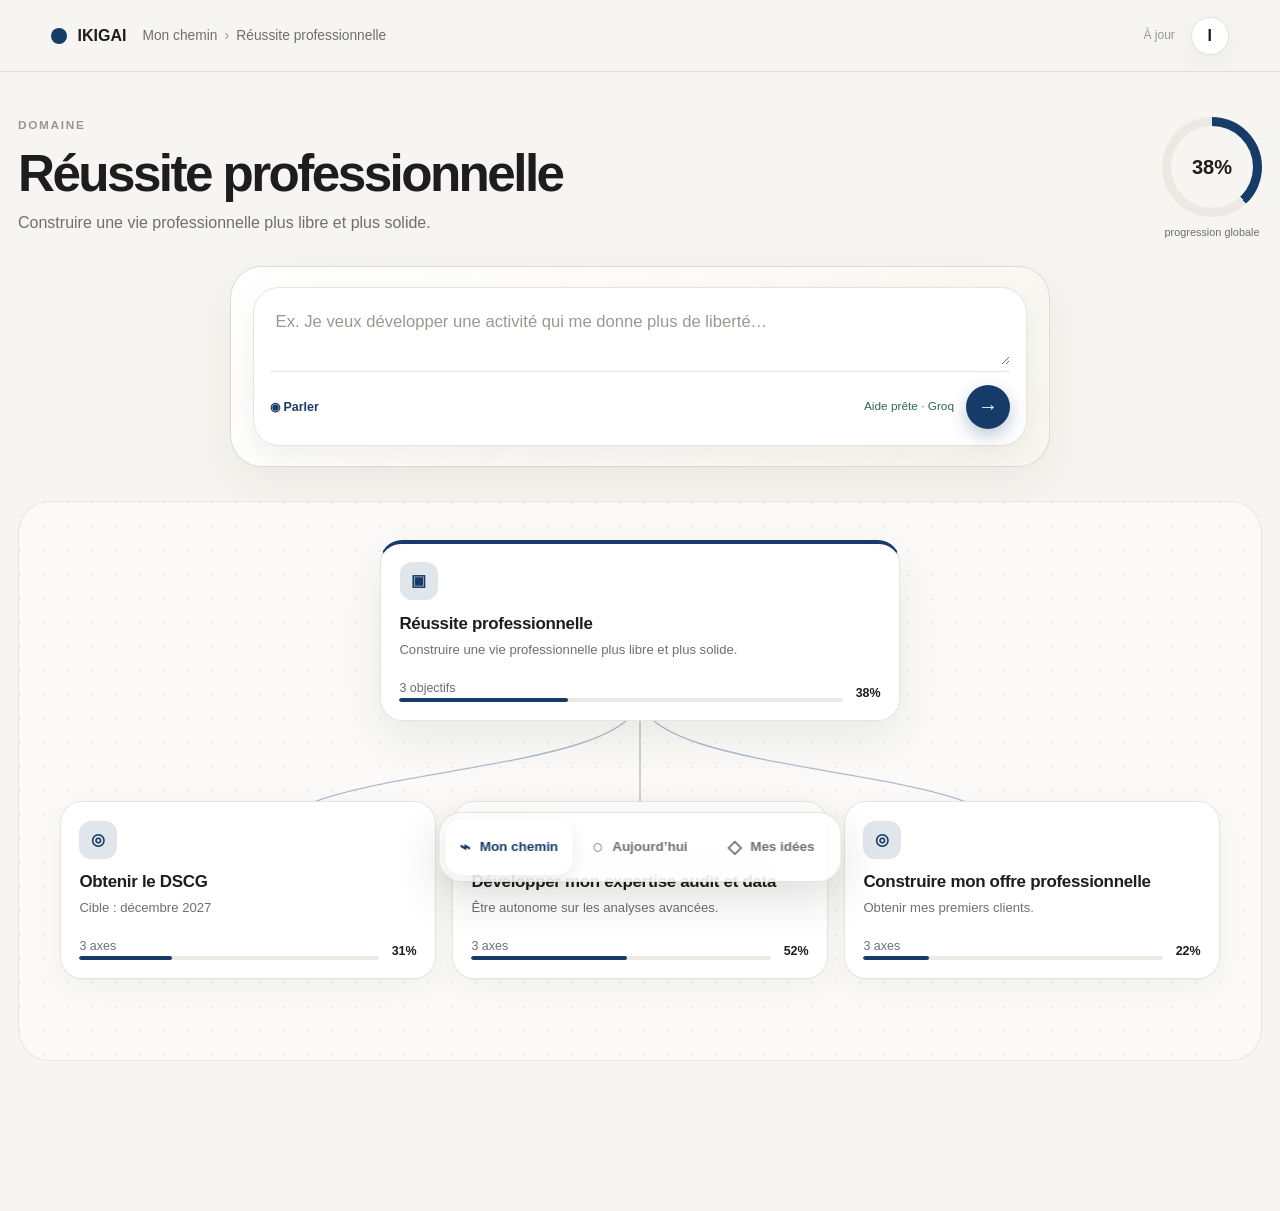
<file: preview.html>
<!doctype html><html lang="fr"><head><meta charset="utf-8"><meta name="viewport" content="width=device-width,initial-scale=1"><title>Aperçu IKIGAI Pilot 3.0</title><link rel="stylesheet" href="./styles.css?v=3.0.0"></head><body>
<div class="app-shell">
<header class="app-header"><div class="header-left"><div class="brand-lockup compact"><span class="brand-dot"></span><strong>IKIGAI</strong></div><div class="header-breadcrumb"><span class="crumb">Mon chemin</span><span class="crumb">Réussite professionnelle</span></div></div><div class="header-right"><span class="sync-state">À jour</span><button class="profile-trigger"><span>I</span></button></div></header>
<main class="app-main"><section class="app-view active-view"><div class="path-shell has-tree">
<div class="path-intro"><div><p class="overline soft">DOMAINE</p><h1>Réussite professionnelle</h1><p class="secondary-text">Construire une vie professionnelle plus libre et plus solide.</p></div><div class="progress-orbit" style="--p:38;--orbit-color:#173B68"><strong>38%</strong><small>progression globale</small></div></div>
<section class="natural-intake"><div class="natural-intake-copy"><p class="overline soft">TU PEUX COMMENCER N’IMPORTE OÙ</p><h2>Qu’est-ce que tu veux rendre réel ?</h2><p>Écris avec tes mots. L’aide range et construit le chemin.</p></div><form class="natural-composer"><textarea rows="2" placeholder="Ex. Je veux développer une activité qui me donne plus de liberté…"></textarea><div class="natural-composer-foot"><span class="voice-link">◉ Parler</span><span class="provider-state ready">Aide prête · Groq</span><button class="composer-send" type="button">→</button></div></form><p class="natural-promise">Tu valideras simplement le chemin proposé.</p></section>
<div class="focus-canvas" style="--active-color:#173B68"><svg class="tree-lines" viewBox="0 0 1300 560"><path d="M650 190 C650 280,260 260,260 345"></path><path d="M650 190 C650 280,650 260,650 345"></path><path d="M650 190 C650 280,1040 260,1040 345"></path></svg><div class="focus-parent"><article class="node-card parent-node" style="--node-color:#173B68"><div><span class="node-icon">▣</span><h3>Réussite professionnelle</h3><p>Construire une vie professionnelle plus libre et plus solide.</p></div><div class="node-foot"><div><small class="tiny-meta">3 objectifs</small><div class="node-progress"><span style="width:38%"></span></div></div><span class="node-percent">38%</span></div></article></div><div class="focus-children"><article class="node-card" style="--node-color:#173B68"><div><span class="node-icon">◎</span><h3>Obtenir le DSCG</h3><p>Cible : décembre 2027</p></div><div class="node-foot"><div><small class="tiny-meta">3 axes</small><div class="node-progress"><span style="width:31%"></span></div></div><span class="node-percent">31%</span></div></article><article class="node-card" style="--node-color:#173B68"><div><span class="node-icon">◎</span><h3>Développer mon expertise audit et data</h3><p>Être autonome sur les analyses avancées.</p></div><div class="node-foot"><div><small class="tiny-meta">3 axes</small><div class="node-progress"><span style="width:52%"></span></div></div><span class="node-percent">52%</span></div></article><article class="node-card" style="--node-color:#173B68"><div><span class="node-icon">◎</span><h3>Construire mon offre professionnelle</h3><p>Obtenir mes premiers clients.</p></div><div class="node-foot"><div><small class="tiny-meta">3 axes</small><div class="node-progress"><span style="width:22%"></span></div></div><span class="node-percent">22%</span></div></article></div></div>
</div></section></main>
<nav class="bottom-dock"><button class="dock-item active"><span class="dock-icon">⌁</span><span>Mon chemin</span></button><button class="dock-item"><span class="dock-icon">○</span><span>Aujourd’hui</span></button><button class="dock-item"><span class="dock-icon">◇</span><span>Mes idées</span></button></nav></div></body></html>
</file>
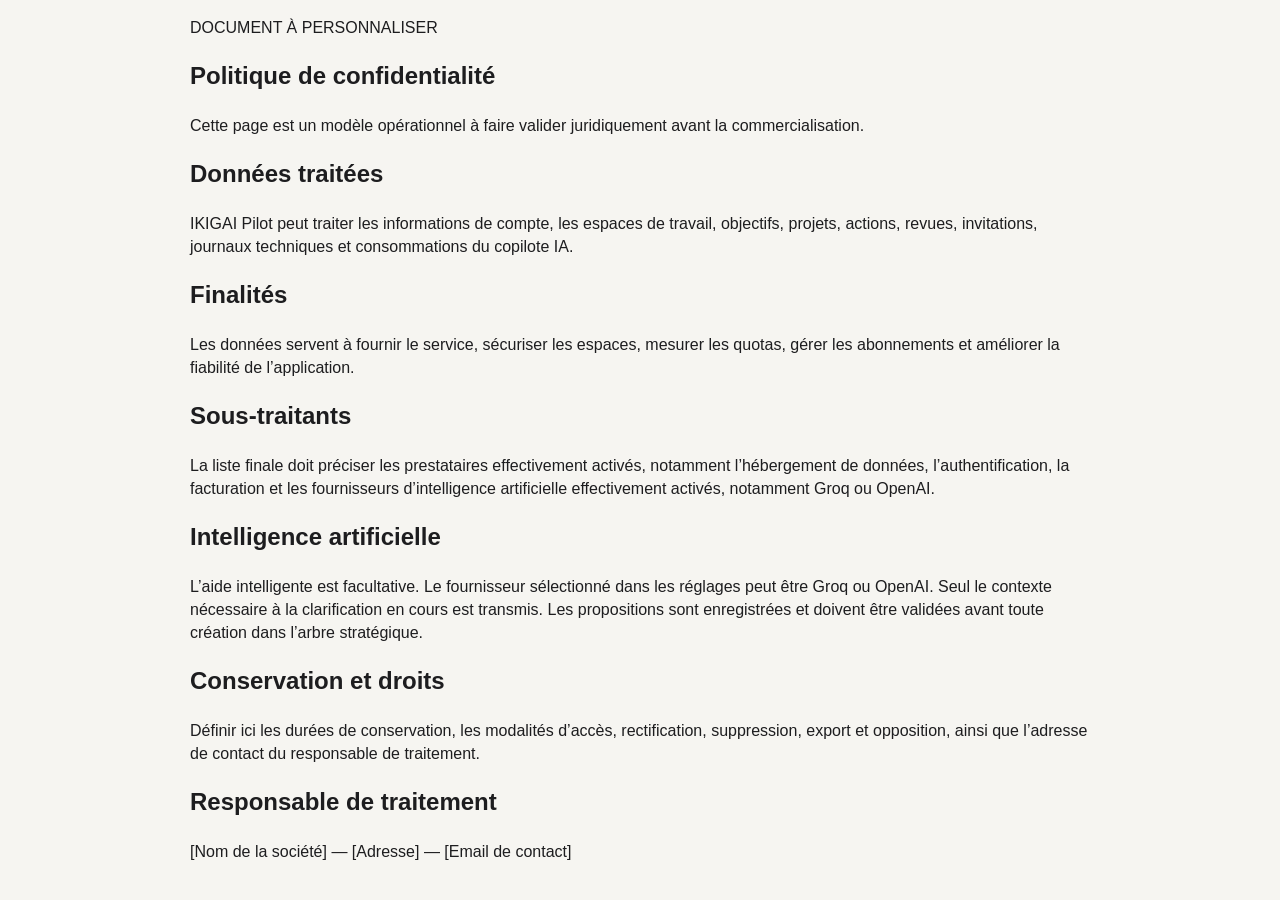
<file: legal/privacy.html>
<!doctype html><html lang="fr"><head><meta charset="utf-8"><meta name="viewport" content="width=device-width,initial-scale=1"><title>Politique de confidentialité — IKIGAI Pilot</title><link rel="stylesheet" href="../styles.css"></head><body><main class="main-shell" style="max-width:900px;margin:auto"><article class="panel"><p class="eyebrow">DOCUMENT À PERSONNALISER</p><h1>Politique de confidentialité</h1><p>Cette page est un modèle opérationnel à faire valider juridiquement avant la commercialisation.</p><h2>Données traitées</h2><p>IKIGAI Pilot peut traiter les informations de compte, les espaces de travail, objectifs, projets, actions, revues, invitations, journaux techniques et consommations du copilote IA.</p><h2>Finalités</h2><p>Les données servent à fournir le service, sécuriser les espaces, mesurer les quotas, gérer les abonnements et améliorer la fiabilité de l’application.</p><h2>Sous-traitants</h2><p>La liste finale doit préciser les prestataires effectivement activés, notamment l’hébergement de données, l’authentification, la facturation et les fournisseurs d’intelligence artificielle effectivement activés, notamment Groq ou OpenAI.</p><h2>Intelligence artificielle</h2><p>L’aide intelligente est facultative. Le fournisseur sélectionné dans les réglages peut être Groq ou OpenAI. Seul le contexte nécessaire à la clarification en cours est transmis. Les propositions sont enregistrées et doivent être validées avant toute création dans l’arbre stratégique.</p><h2>Conservation et droits</h2><p>Définir ici les durées de conservation, les modalités d’accès, rectification, suppression, export et opposition, ainsi que l’adresse de contact du responsable de traitement.</p><h2>Responsable de traitement</h2><p>[Nom de la société] — [Adresse] — [Email de contact]</p></article></main></body></html>
</file>
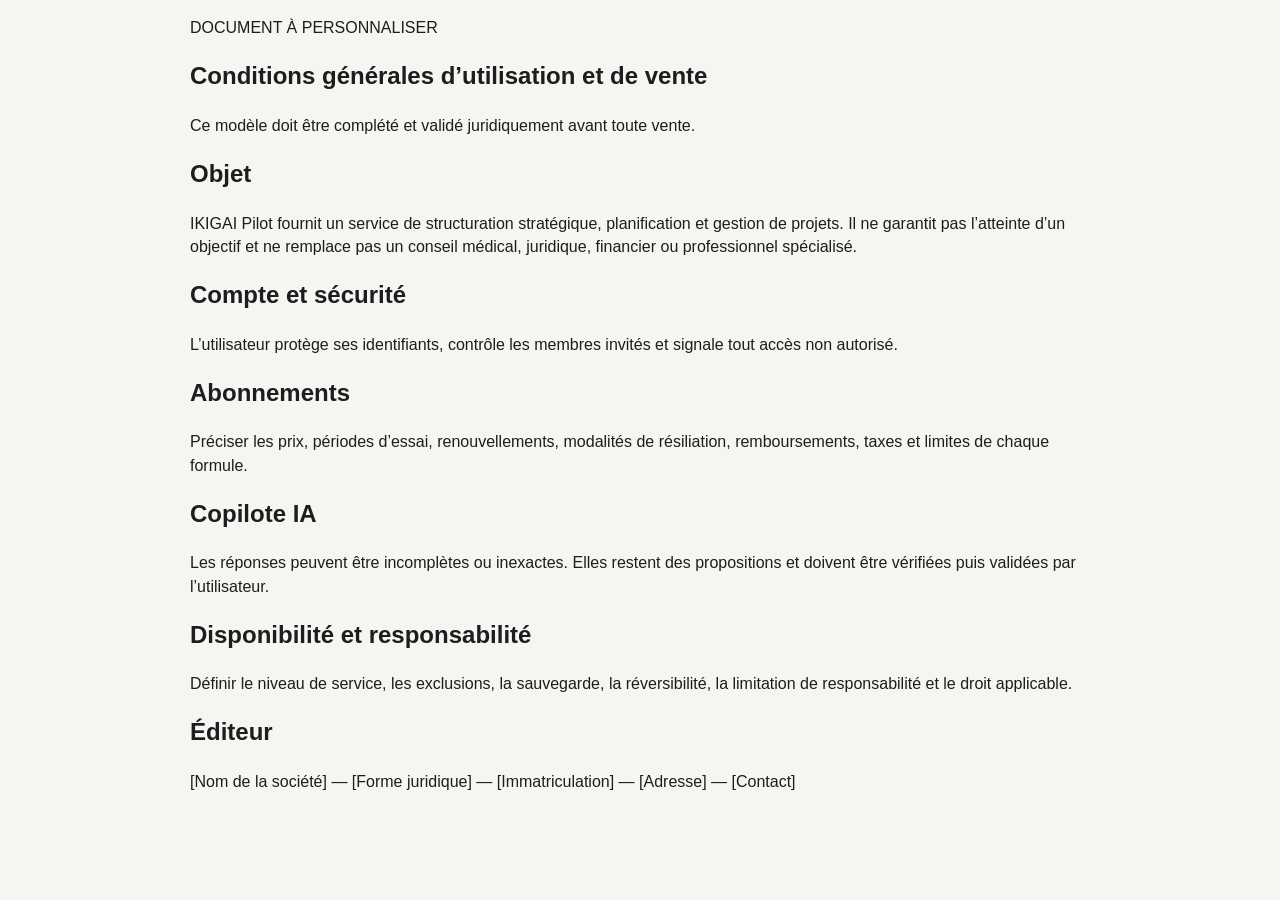
<file: legal/terms.html>
<!doctype html><html lang="fr"><head><meta charset="utf-8"><meta name="viewport" content="width=device-width,initial-scale=1"><title>Conditions d’utilisation — IKIGAI Pilot</title><link rel="stylesheet" href="../styles.css"></head><body><main class="main-shell" style="max-width:900px;margin:auto"><article class="panel"><p class="eyebrow">DOCUMENT À PERSONNALISER</p><h1>Conditions générales d’utilisation et de vente</h1><p>Ce modèle doit être complété et validé juridiquement avant toute vente.</p><h2>Objet</h2><p>IKIGAI Pilot fournit un service de structuration stratégique, planification et gestion de projets. Il ne garantit pas l’atteinte d’un objectif et ne remplace pas un conseil médical, juridique, financier ou professionnel spécialisé.</p><h2>Compte et sécurité</h2><p>L’utilisateur protège ses identifiants, contrôle les membres invités et signale tout accès non autorisé.</p><h2>Abonnements</h2><p>Préciser les prix, périodes d’essai, renouvellements, modalités de résiliation, remboursements, taxes et limites de chaque formule.</p><h2>Copilote IA</h2><p>Les réponses peuvent être incomplètes ou inexactes. Elles restent des propositions et doivent être vérifiées puis validées par l’utilisateur.</p><h2>Disponibilité et responsabilité</h2><p>Définir le niveau de service, les exclusions, la sauvegarde, la réversibilité, la limitation de responsabilité et le droit applicable.</p><h2>Éditeur</h2><p>[Nom de la société] — [Forme juridique] — [Immatriculation] — [Adresse] — [Contact]</p></article></main></body></html>
</file>
<file: styles.css>
:root{
  --page:#F6F5F1;
  --surface:#FFFFFF;
  --surface-soft:#FAFAF8;
  --surface-warm:#F0EDE7;
  --text:#1D1D1F;
  --text-2:#6E6E73;
  --text-3:#96969B;
  --border:#E5E4DF;
  --border-strong:#D7D5CE;
  --accent:#173B68;
  --accent-soft:#EAF0F8;
  --accent-2:#FF8A3D;
  --success:#2F7D50;
  --success-soft:#EAF5EE;
  --warning:#A86617;
  --warning-soft:#FFF4DF;
  --danger:#B33A3A;
  --danger-soft:#FBEDED;
  --radius-card:22px;
  --radius-sheet:28px;
  --radius-control:14px;
  --shadow-1:0 1px 2px rgba(0,0,0,.04),0 8px 28px rgba(0,0,0,.05);
  --shadow-2:0 20px 60px rgba(34,31,26,.14);
  --dock-height:74px;
  --font:-apple-system,BlinkMacSystemFont,"Segoe UI",Inter,Roboto,Helvetica,Arial,sans-serif;
}
*{box-sizing:border-box}
html{background:var(--page);color-scheme:light}
body{margin:0;background:var(--page);color:var(--text);font-family:var(--font);font-size:16px;line-height:1.45;-webkit-font-smoothing:antialiased;text-rendering:optimizeLegibility}
button,input,textarea,select{font:inherit;color:inherit}
button{border:0;background:none;padding:0;cursor:pointer}
a{color:inherit}
.hidden{display:none!important}
.overline{margin:0;font-size:.74rem;font-weight:750;letter-spacing:.14em;text-transform:uppercase;color:var(--accent)}
.overline.soft{color:var(--text-3)}
.secondary-text{color:var(--text-2)}
.tiny-meta{font-size:.78rem;color:var(--text-2)}

/* Auth */
.auth-shell{min-height:100vh;display:grid;grid-template-columns:minmax(0,1.12fr) minmax(380px,.88fr);background:var(--surface)}
.auth-visual{position:relative;min-height:100vh;overflow:hidden;background:#dce5ea}
.auth-landscape{position:absolute;inset:0;background:
  linear-gradient(90deg,rgba(246,245,241,.96) 0%,rgba(246,245,241,.72) 38%,rgba(246,245,241,.12) 70%),
  radial-gradient(circle at 75% 22%,rgba(255,243,211,.82),transparent 20%),
  linear-gradient(160deg,#e9eff1 0 28%,#c7d7da 28% 42%,#9db6ae 42% 58%,#708f78 58% 66%,#d8e2db 66% 72%,#667f68 72% 100%);
}
.auth-landscape:before{content:"";position:absolute;right:7%;bottom:12%;width:42%;height:66%;clip-path:polygon(50% 0,100% 72%,70% 63%,58% 78%,42% 64%,12% 82%);background:linear-gradient(155deg,#f9f6ec 0 34%,#b8c6c8 35% 54%,#738a84 55% 100%);filter:drop-shadow(0 18px 26px rgba(43,62,63,.16))}
.auth-landscape:after{content:"";position:absolute;inset:auto 0 0 0;height:30%;background:linear-gradient(180deg,transparent,#8ca192 45%,#5f765f)}
.auth-copy{position:relative;z-index:2;width:min(560px,76%);padding:8vh 5vw}
.auth-copy h1{font-size:clamp(2.7rem,5vw,5.6rem);line-height:.98;letter-spacing:-.055em;margin:1.4rem 0 1.6rem;max-width:9.5ch}
.auth-copy p:last-child{font-size:1.15rem;color:#4b5554}
.auth-panel{display:grid;place-items:center;padding:4rem 7vw;background:var(--surface)}
.auth-card{width:min(440px,100%)}
.brand-lockup{display:flex;align-items:center;gap:.65rem;margin-bottom:3rem}
.brand-lockup.compact{margin:0}.brand-dot{width:16px;height:16px;border-radius:50%;background:var(--accent)}
.auth-card h2{font-size:2.2rem;letter-spacing:-.035em;margin:0 0 .35rem}
.soft-form{display:grid;gap:1rem;margin-top:2rem}
.soft-form label{display:grid;gap:.48rem;color:var(--text-2);font-size:.88rem;font-weight:620}
.soft-form input,.soft-form textarea,.soft-form select{width:100%;border:1px solid var(--border);background:var(--surface-soft);border-radius:var(--radius-control);padding:.92rem 1rem;outline:none;transition:border-color .15s,box-shadow .15s,background .15s}
.soft-form input:focus,.soft-form textarea:focus,.soft-form select:focus{background:#fff;border-color:rgba(23,59,104,.44);box-shadow:0 0 0 4px rgba(23,59,104,.08)}
.primary-control,.quiet-control{min-height:50px;border-radius:var(--radius-control);font-weight:700;display:grid;place-items:center;padding:.75rem 1.1rem}
.primary-control{background:var(--accent);color:white;box-shadow:0 8px 22px rgba(23,59,104,.16)}
.quiet-control{background:var(--surface-soft);border:1px solid var(--border);color:var(--text)}
.form-message{min-height:1.25rem;color:var(--danger);font-size:.88rem}.legal-copy{display:flex;gap:.5rem;justify-content:center;color:var(--text-3);font-size:.76rem;margin-top:2.5rem}

/* Shell */
.app-shell{min-height:100vh;padding-bottom:calc(var(--dock-height) + 36px)}
.app-header{position:sticky;top:0;z-index:20;height:72px;display:flex;align-items:center;justify-content:space-between;padding:0 clamp(18px,4vw,58px);background:rgba(246,245,241,.83);backdrop-filter:blur(20px) saturate(1.35);border-bottom:1px solid rgba(215,213,206,.7)}
.header-left,.header-right{display:flex;align-items:center;gap:1rem}.header-breadcrumb{display:flex;align-items:center;gap:.45rem;color:var(--text-2);font-size:.86rem;white-space:nowrap;overflow:hidden;text-overflow:ellipsis;max-width:60vw}
.header-breadcrumb .crumb{display:flex;align-items:center;gap:.45rem}.header-breadcrumb .crumb:not(:last-child):after{content:"›";color:var(--text-3)}
.sync-state{font-size:.75rem;color:var(--text-3)}.profile-trigger{width:38px;height:38px;border-radius:50%;background:var(--surface);border:1px solid var(--border);box-shadow:var(--shadow-1);font-weight:750}
.app-main{min-height:calc(100vh - 72px)}
.app-view{display:none}.app-view.active-view{display:block;animation:viewIn .28s ease both}@keyframes viewIn{from{opacity:0;transform:translateY(7px)}to{opacity:1;transform:none}}

/* Bottom dock */
.bottom-dock{position:fixed;z-index:40;left:50%;bottom:max(18px,env(safe-area-inset-bottom));transform:translateX(-50%);display:grid;grid-template-columns:repeat(3,minmax(118px,1fr));gap:4px;padding:6px;background:rgba(255,255,255,.78);backdrop-filter:blur(28px) saturate(1.6);border:1px solid rgba(226,224,218,.9);border-radius:23px;box-shadow:0 16px 46px rgba(34,31,26,.15)}
.dock-item{position:relative;min-height:56px;border-radius:17px;color:var(--text-2);display:flex;align-items:center;justify-content:center;gap:.55rem;padding:0 .9rem;font-size:.84rem;font-weight:650;transition:background .15s,color .15s,transform .15s}
.dock-item:hover{transform:translateY(-1px)}.dock-item.active{background:var(--surface);color:var(--accent);box-shadow:0 5px 18px rgba(34,31,26,.08)}.dock-icon{font-size:1.15rem}.dock-count{position:absolute;top:5px;right:8px;min-width:18px;height:18px;border-radius:999px;background:var(--accent-2);color:#fff;font-size:.68rem;display:grid;place-items:center;padding:0 5px}

/* Today */
.today-layout{width:min(1120px,calc(100% - 36px));margin:0 auto;padding:clamp(28px,6vh,72px) 0 40px}
.today-hero{position:relative;display:grid;grid-template-columns:1.05fr .95fr;align-items:center;min-height:500px;border-radius:34px;overflow:hidden;padding:clamp(28px,5vw,68px);background:
  linear-gradient(90deg,rgba(250,248,243,.98) 0%,rgba(250,248,243,.88) 45%,rgba(250,248,243,.18) 100%),
  radial-gradient(circle at 82% 24%,rgba(255,240,207,.9),transparent 23%),
  linear-gradient(160deg,#e8edeb 0 34%,#c5d3d1 34% 48%,#9fb3a8 48% 61%,#7f9b80 61% 71%,#d4ddd6 71% 77%,#657a65 77% 100%);
box-shadow:var(--shadow-1)}
.today-hero:after{content:"";position:absolute;right:7%;bottom:6%;width:37%;height:74%;clip-path:polygon(48% 0,100% 68%,73% 58%,61% 78%,42% 63%,8% 84%);background:linear-gradient(155deg,#f8f5ec 0 36%,#bcc8c6 37% 55%,#758d84 56% 100%);filter:drop-shadow(0 16px 25px rgba(43,62,63,.12))}
.today-hero-copy,.main-focus-card{position:relative;z-index:2}.today-hero-copy h1{font-size:clamp(2.55rem,5vw,5rem);line-height:1.02;letter-spacing:-.055em;margin:1rem 0 0;max-width:9ch}
.main-focus-card{align-self:end;background:rgba(255,255,255,.9);backdrop-filter:blur(16px);border:1px solid rgba(255,255,255,.94);border-radius:24px;padding:1.4rem;box-shadow:0 20px 50px rgba(47,55,49,.13);min-height:220px;display:flex;flex-direction:column;justify-content:space-between}
.main-focus-card.empty{opacity:.88}.main-focus-card h2{font-size:1.55rem;line-height:1.18;letter-spacing:-.025em;margin:1rem 0 .45rem}.main-focus-card p{margin:0;color:var(--text-2)}
.focus-card-head{display:flex;justify-content:space-between;align-items:center}.soft-pill{display:inline-flex;padding:.35rem .62rem;border-radius:999px;background:var(--surface-warm);font-size:.72rem;font-weight:700;color:#4d4a45}.inline-action{display:inline-flex;align-items:center;gap:.65rem;width:max-content;font-weight:700;cursor:pointer}.play-disc{display:grid;place-items:center;width:30px;height:30px;border-radius:50%;background:var(--text);color:white;font-size:.68rem;padding-left:2px}
.today-list-section{width:min(760px,100%);margin:34px auto 0}.section-label-row{display:flex;align-items:baseline;justify-content:space-between;gap:1rem;margin-bottom:.8rem}.section-label-row h2,.section-label-row h3{font-size:.95rem;margin:0;font-weight:720}
.calm-task-list{display:grid;gap:.6rem}.calm-task{display:grid;grid-template-columns:auto 1fr auto;gap:.85rem;align-items:center;min-height:58px;padding:.8rem 1rem;background:var(--surface);border:1px solid var(--border);border-radius:15px;box-shadow:0 1px 2px rgba(0,0,0,.018);cursor:pointer}.calm-task.priority{background:#FFF9F0;border-color:#EFE3D3}.calm-task.done{opacity:.55}.task-circle{display:block;width:18px;height:18px;border-radius:50%;border:1.6px solid #89909a;cursor:pointer;flex:none}.task-circle.large{width:24px;height:24px}.task-circle.done{background:var(--success);border-color:var(--success);box-shadow:inset 0 0 0 4px #fff}.task-copy strong{display:block;font-size:.9rem}.task-copy small{color:var(--text-2)}.reassurance{text-align:center;color:var(--text-3);font-size:.86rem;margin-top:1.35rem}.empty-calm{padding:1.25rem;text-align:center;color:var(--text-3);border:1px dashed var(--border-strong);border-radius:16px;background:rgba(255,255,255,.45)}
.energy-checkin{margin:34px auto 0;width:min(760px,100%);padding:1.15rem;background:rgba(255,255,255,.55);border:1px solid var(--border);border-radius:18px}.energy-checkin p{margin:0 0 .8rem;font-weight:680}.choice-row{display:flex;gap:.55rem;flex-wrap:wrap}.choice-chip{display:inline-flex;gap:.45rem;align-items:center;padding:.65rem .8rem;border:1px solid var(--border);border-radius:999px;background:var(--surface);font-size:.84rem;cursor:pointer}.choice-chip:hover{border-color:var(--border-strong);box-shadow:var(--shadow-1)}

/* Path / Hierarchy */
.path-shell{width:min(1380px,calc(100% - 36px));margin:0 auto;padding:clamp(28px,5vh,58px) 0 40px}.path-intro{display:flex;align-items:flex-start;justify-content:space-between;gap:2rem;margin-bottom:2rem}.path-intro h1{font-size:clamp(2rem,4vw,4rem);letter-spacing:-.05em;line-height:1.04;margin:.8rem 0 .65rem;max-width:760px}.path-intro p:last-child{max-width:660px;margin:0}
.progress-orbit{--p:0;--orbit-color:var(--accent);width:100px;height:100px;border-radius:50%;display:grid;place-items:center;background:conic-gradient(var(--orbit-color) calc(var(--p)*1%),#EAE9E4 0);position:relative;flex:none}.progress-orbit:before{content:"";position:absolute;inset:9px;border-radius:50%;background:var(--page)}.progress-orbit strong{position:relative;font-size:1.25rem}.progress-orbit small{position:absolute;top:calc(100% + 8px);width:120px;text-align:center;font-size:.68rem;color:var(--text-2)}
.focus-canvas{position:relative;min-height:560px;border-radius:32px;padding:38px 28px 50px;background:rgba(255,255,255,.54);border:1px solid rgba(229,228,223,.9);overflow:hidden}.tree-lines{position:absolute;inset:0;width:100%;height:100%;pointer-events:none;overflow:visible}.tree-lines path{fill:none;stroke:var(--active-color,var(--accent));stroke-width:1.4;opacity:.33}.focus-parent{position:relative;z-index:2;display:flex;justify-content:center;min-height:160px}.focus-children{position:relative;z-index:2;display:grid;grid-template-columns:repeat(auto-fit,minmax(230px,1fr));gap:1rem;align-items:start;max-width:1160px;margin:80px auto 0}.root-canvas .focus-parent{display:none}.root-canvas .focus-children{margin-top:0;grid-template-columns:repeat(auto-fit,minmax(240px,1fr))}
.node-card{--node-color:var(--accent);position:relative;min-height:168px;border-radius:var(--radius-card);background:var(--surface);border:1px solid var(--border);padding:1.15rem;box-shadow:var(--shadow-1);cursor:pointer;display:flex;flex-direction:column;justify-content:space-between;transition:transform .18s ease,box-shadow .18s ease,border-color .18s ease}.node-card:hover{transform:translateY(-3px);box-shadow:0 15px 36px rgba(34,31,26,.09);border-color:color-mix(in srgb,var(--node-color),white 72%)}.node-card.parent-node{width:min(520px,90%);min-height:148px;border-top:4px solid var(--node-color)}.node-card .node-icon{width:38px;height:38px;border-radius:12px;display:grid;place-items:center;background:color-mix(in srgb,var(--node-color),white 87%);color:var(--node-color);font-weight:800}.node-card h3{font-size:1.06rem;line-height:1.23;letter-spacing:-.018em;margin:.85rem 0 .3rem}.node-card p{font-size:.82rem;color:var(--text-2);margin:0}.node-foot{display:flex;justify-content:space-between;align-items:end;gap:.8rem;margin-top:1rem}.node-progress{height:4px;flex:1;background:#ECEAE5;border-radius:999px;overflow:hidden}.node-progress span{display:block;height:100%;background:var(--node-color);border-radius:inherit}.node-percent{font-size:.78rem;font-weight:700}.add-node{border-style:dashed;background:transparent;box-shadow:none;align-items:center;justify-content:center;text-align:center;color:var(--text-2)}.add-node .add-symbol{font-size:1.55rem;color:var(--text-3);margin-bottom:.4rem}.add-node:hover{background:rgba(255,255,255,.65)}

.project-detail{margin-top:1.2rem;padding:clamp(22px,3vw,42px);border:1px solid var(--border);border-radius:30px;background:var(--surface);box-shadow:var(--shadow-1)}.project-summary-row{display:flex;justify-content:space-between;gap:2rem}.project-summary-row h2{font-size:clamp(1.8rem,3vw,3.2rem);letter-spacing:-.045em;margin:.65rem 0 .5rem}.project-summary-row p{max-width:700px;margin:0}.milestone-path{display:grid;grid-template-columns:repeat(auto-fit,minmax(120px,1fr));gap:0;margin:2.5rem 0}.milestone-item{position:relative;text-align:center;padding-top:22px}.milestone-item:before{content:"";position:absolute;top:8px;left:0;right:0;height:2px;background:var(--border)}.milestone-item:first-child:before{left:50%}.milestone-item:last-child:before{right:50%}.milestone-dot{position:absolute;z-index:2;top:0;left:50%;transform:translateX(-50%);width:18px;height:18px;border-radius:50%;background:var(--surface);border:2px solid var(--border-strong)}.milestone-item.done .milestone-dot{background:var(--success);border-color:var(--success);box-shadow:inset 0 0 0 4px white}.milestone-item.doing .milestone-dot{border-color:var(--accent);box-shadow:inset 0 0 0 4px white}.milestone-item strong{display:block;font-size:.76rem}.milestone-item small{color:var(--text-3);font-size:.68rem}.project-columns{display:grid;grid-template-columns:minmax(0,1.4fr) minmax(260px,.6fr);gap:1rem}.project-quiet-detail{padding:1rem;border:1px solid var(--border);border-radius:18px;background:var(--surface-soft)}.quiet-kpi{padding:.65rem 0;border-bottom:1px solid var(--border)}.quiet-kpi:last-child{border:0}.quiet-kpi span{display:block;color:var(--text-3);font-size:.72rem}.quiet-kpi strong{font-size:.88rem}.inline-entry{display:flex;gap:.5rem;align-items:center;color:var(--text-2);font-size:.86rem;padding:.9rem .3rem;cursor:pointer}

/* Ideas */
.ideas-shell{width:min(840px,calc(100% - 36px));margin:0 auto;padding:clamp(42px,8vh,96px) 0 50px}.ideas-shell h1{font-size:clamp(2.4rem,5vw,4.8rem);letter-spacing:-.055em;margin:.7rem 0 .8rem}.ideas-intro{font-size:1.04rem;max-width:580px}.idea-capture{margin:2rem 0 1.7rem;background:var(--surface);border:1px solid var(--border);border-radius:22px;padding:1rem;box-shadow:var(--shadow-1)}.idea-capture textarea{width:100%;border:0;resize:none;outline:none;background:transparent;font-size:1rem;line-height:1.5}.capture-hint{display:flex;justify-content:space-between;color:var(--text-3);font-size:.68rem}.idea-stack{display:grid;gap:.75rem}.idea-card{background:var(--surface);border:1px solid var(--border);border-radius:18px;padding:1rem 1.1rem;cursor:pointer}.idea-card h3{font-size:.98rem;margin:0 0 .35rem}.idea-card p{margin:0;color:var(--text-2);font-size:.84rem}.idea-meta{display:flex;justify-content:space-between;margin-top:.75rem;color:var(--text-3);font-size:.72rem}.idea-review{color:var(--warning)}

/* Sheets and dialogs */
dialog{border:0;padding:0;background:transparent;color:inherit}dialog::backdrop{background:rgba(28,27,25,.32);backdrop-filter:blur(4px)}.bottom-sheet{margin:auto 0 0 0;width:100%;max-width:none}.sheet-content{position:relative;width:min(720px,100%);margin:0 auto;background:var(--surface);border-radius:var(--radius-sheet) var(--radius-sheet) 0 0;padding:1.15rem clamp(18px,4vw,38px) calc(28px + env(safe-area-inset-bottom));box-shadow:0 -18px 70px rgba(34,31,26,.17);max-height:90vh;overflow:auto}.sheet-handle{width:44px;height:5px;border-radius:999px;background:#DAD8D2;margin:0 auto 1.25rem}.sheet-close{position:absolute;right:18px;top:18px;width:34px;height:34px;border-radius:50%;background:var(--surface-soft);border:1px solid var(--border);font-size:1.25rem;color:var(--text-2)}.action-sheet-title-row{display:grid;grid-template-columns:auto 1fr;align-items:center;gap:.8rem;padding-right:2.5rem}.sheet-title-input{border:0;outline:none;font-size:1.35rem;font-weight:720;letter-spacing:-.025em;width:100%;background:transparent}.sheet-field-list{margin-top:1.7rem;border-top:1px solid var(--border)}.sheet-field-list label{display:grid;grid-template-columns:145px 1fr;align-items:center;gap:1rem;padding:.85rem 0;border-bottom:1px solid var(--border);font-size:.87rem}.sheet-field-list label>span{color:var(--text-2)}.sheet-field-list input,.sheet-field-list select,.sheet-field-list textarea{border:0;outline:none;background:transparent;width:100%;resize:vertical}.notes-field{align-items:start!important}.autosave-note{font-size:.72rem;text-align:center;color:var(--text-3);margin:1.25rem 0 0}.context-help{margin-top:1rem;padding:1rem;border-radius:16px;background:var(--accent-soft);color:var(--accent)}
.popover-sheet{position:fixed;right:28px;top:78px;margin:0;width:min(360px,calc(100vw - 36px))}.profile-menu{background:var(--surface);border:1px solid var(--border);border-radius:22px;padding:1.2rem;box-shadow:var(--shadow-2)}.profile-menu h2{margin:.4rem 0 1rem}.menu-field{display:grid;gap:.35rem;color:var(--text-2);font-size:.75rem}.menu-field select{padding:.7rem;border:1px solid var(--border);border-radius:12px;background:var(--surface-soft)}.menu-list{margin-top:1rem}.menu-row{display:flex;justify-content:space-between;align-items:center;padding:.92rem .2rem;border-top:1px solid var(--border);font-size:.9rem;cursor:pointer}.menu-row.danger{color:var(--danger)}
.center-dialog{margin:auto;width:min(620px,calc(100% - 32px))}.wide-dialog{width:min(900px,calc(100% - 32px))}.dialog-card{position:relative;background:var(--surface);border-radius:var(--radius-sheet);padding:clamp(22px,4vw,36px);box-shadow:var(--shadow-2);max-height:90vh;overflow:auto}.dialog-head{display:flex;justify-content:space-between;align-items:flex-start;padding-right:2.5rem}.dialog-head h2{font-size:1.75rem;margin:.5rem 0}.dialog-actions{display:flex;justify-content:flex-end;gap:.7rem;margin-top:1.5rem}.dialog-actions button{min-width:130px}.toggle-row{grid-template-columns:1fr auto!important;align-items:center}.privacy-note{padding:1rem;border-radius:16px;background:var(--surface-soft);color:var(--text-2);font-size:.82rem}
.guide-dialog{margin:auto;width:min(820px,calc(100% - 32px))}.guide-card{position:relative;min-height:530px;background:var(--surface);border-radius:32px;padding:clamp(28px,5vw,58px);box-shadow:var(--shadow-2);display:grid;align-items:center}.guide-close{position:absolute}.guide-step{width:min(650px,100%);margin:auto}.guide-step h2{font-size:clamp(2rem,4vw,3.4rem);line-height:1.08;letter-spacing:-.045em;margin:.8rem 0}.guide-step p{color:var(--text-2)}.guide-options{display:grid;grid-template-columns:repeat(auto-fit,minmax(220px,1fr));gap:.8rem;margin-top:1.8rem}.guide-option{min-height:130px;border:1px solid var(--border);border-radius:20px;padding:1rem;background:var(--surface-soft);cursor:pointer;display:flex;flex-direction:column;justify-content:space-between}.guide-option:hover{border-color:var(--border-strong);background:#fff;box-shadow:var(--shadow-1)}.guide-option strong{font-size:1rem}.guide-option small{color:var(--text-2)}.guide-input{width:100%;min-height:150px;border:1px solid var(--border);border-radius:20px;padding:1rem;resize:vertical;outline:none;background:var(--surface-soft);font-size:1rem}.guide-next{display:flex;justify-content:flex-end;margin-top:1rem}.guide-next .primary-control{min-width:160px}.guide-loading{text-align:center}.guide-loading .loading-orbit{width:56px;height:56px;border-radius:50%;border:4px solid var(--border);border-top-color:var(--accent);margin:0 auto 1rem;animation:spin .8s linear infinite}@keyframes spin{to{transform:rotate(360deg)}}
.proposal-dialog{margin:auto;width:min(900px,calc(100% - 32px))}.proposal-card{position:relative;background:var(--surface);border-radius:32px;padding:clamp(28px,5vw,50px);box-shadow:var(--shadow-2);max-height:92vh;overflow:auto}.proposal-card h2{font-size:clamp(2rem,4vw,3.4rem);letter-spacing:-.045em;margin:.75rem 0}.proposal-preview{margin:1.7rem 0;display:grid;gap:.75rem}.proposal-level{display:flex;align-items:center;gap:.75rem}.proposal-level:before{content:"";width:18px;height:18px;border-radius:6px;background:var(--accent-soft);border:1px solid color-mix(in srgb,var(--accent),white 70%)}.proposal-level strong{font-size:.96rem}.proposal-level small{color:var(--text-2)}.proposal-level.indent-1{padding-left:28px}.proposal-level.indent-2{padding-left:56px}.proposal-level.indent-3{padding-left:84px}.proposal-warnings{display:grid;gap:.5rem}.warning-note{padding:.8rem 1rem;border-radius:14px;background:var(--warning-soft);color:#76501B;font-size:.82rem}.proposal-choices{display:grid;grid-template-columns:repeat(3,1fr);gap:.75rem;margin-top:1.7rem}.decision-card{border:1px solid var(--border);border-radius:18px;padding:1rem;cursor:pointer;background:var(--surface-soft)}.decision-card:hover{background:#fff;box-shadow:var(--shadow-1)}.decision-card span{display:block;font-weight:720}.decision-card small{display:block;color:var(--text-2);margin-top:.3rem}.decision-card.positive{background:var(--success-soft);border-color:#CBE4D3}.decision-card.quiet{color:var(--text-2)}
.review-content{display:grid;grid-template-columns:repeat(4,1fr);gap:.8rem;margin-top:1.5rem}.review-stat{padding:1rem;border:1px solid var(--border);border-radius:18px;background:var(--surface-soft)}.review-stat span{font-size:.75rem;color:var(--text-2)}.review-stat strong{display:block;font-size:1.7rem;margin-top:.35rem}.review-narrative{grid-column:1/-1;padding:1.2rem;border-radius:18px;background:var(--accent-soft)}
.toast-region{position:fixed;z-index:100;top:82px;left:50%;transform:translateX(-50%);display:grid;gap:.5rem;pointer-events:none}.toast{padding:.75rem 1rem;border-radius:14px;background:rgba(29,29,31,.93);color:#fff;box-shadow:var(--shadow-2);font-size:.84rem;animation:toastIn .2s ease both}@keyframes toastIn{from{opacity:0;transform:translateY(-8px)}to{opacity:1;transform:none}}

/* Accessibility */
[role="button"]:focus-visible,button:focus-visible,input:focus-visible,textarea:focus-visible,select:focus-visible{outline:3px solid rgba(23,59,104,.25);outline-offset:3px}
@media (prefers-reduced-motion:reduce){*,*:before,*:after{animation-duration:.001ms!important;animation-iteration-count:1!important;scroll-behavior:auto!important;transition-duration:.001ms!important}}

/* Responsive */
@media(max-width:900px){
  .auth-shell{grid-template-columns:1fr}.auth-visual{display:none}.auth-panel{min-height:100vh;padding:2rem}
  .today-hero{grid-template-columns:1fr;min-height:600px}.today-hero:after{right:-8%;width:62%;height:56%}.main-focus-card{width:min(430px,100%);align-self:end}
  .path-intro{align-items:center}.focus-children{grid-template-columns:repeat(2,minmax(0,1fr))}.project-columns{grid-template-columns:1fr}.project-quiet-detail{order:-1}.proposal-choices{grid-template-columns:1fr}.review-content{grid-template-columns:1fr 1fr}
}
@media(max-width:640px){
  :root{--dock-height:68px}.app-header{height:62px;padding:0 16px}.brand-lockup.compact strong{display:none}.header-breadcrumb{max-width:58vw;font-size:.78rem}.sync-state{display:none}
  .bottom-dock{bottom:max(8px,env(safe-area-inset-bottom));width:calc(100% - 18px);grid-template-columns:repeat(3,1fr);border-radius:20px}.dock-item{min-width:0;padding:0 .35rem;font-size:.72rem}.dock-icon{font-size:1rem}
  .today-layout,.path-shell,.ideas-shell{width:calc(100% - 24px)}.today-layout{padding-top:16px}.today-hero{min-height:660px;padding:24px;border-radius:26px}.today-hero-copy h1{font-size:2.7rem}.today-hero:after{right:-22%;width:90%;height:55%}.main-focus-card{min-height:205px}.capture-hint span:last-child{display:none}
  .path-intro{display:block}.progress-orbit{margin-top:1.5rem;width:84px;height:84px}.focus-canvas{padding:20px 12px 30px;border-radius:24px;min-height:420px}.focus-parent{min-height:140px}.focus-children{grid-template-columns:1fr;margin-top:54px}.root-canvas .focus-children{grid-template-columns:1fr}.node-card{min-height:150px}.tree-lines{display:none}.project-detail{padding:20px 14px}.project-summary-row{display:block}.milestone-path{grid-template-columns:repeat(2,1fr);gap:1rem}.milestone-item:before{display:none}.project-summary-row .progress-orbit{margin-top:1.2rem}.project-columns{display:block}.project-quiet-detail{margin-bottom:1rem}
  .sheet-field-list label{grid-template-columns:100px 1fr}.popover-sheet{right:9px;top:68px}.dialog-actions{flex-direction:column-reverse}.dialog-actions button{width:100%}.guide-card{min-height:610px;border-radius:26px;padding:26px 20px}.guide-options{grid-template-columns:1fr}.proposal-card{border-radius:26px;padding:28px 20px}.proposal-level.indent-1{padding-left:14px}.proposal-level.indent-2{padding-left:28px}.proposal-level.indent-3{padding-left:42px}.review-content{grid-template-columns:1fr}
}
.node-foot>div{flex:1;min-width:0}
.voice-link{display:inline-flex;align-items:center;gap:.35rem;color:var(--accent);font-size:.78rem;font-weight:700;cursor:pointer}
.guide-next{align-items:center;gap:1rem}

/* V3 — entrée naturelle et arbre immédiatement palpable */
.natural-intake{display:grid;grid-template-columns:minmax(0,.75fr) minmax(420px,1.25fr);gap:clamp(24px,5vw,72px);align-items:center;margin:10px 0 34px;padding:clamp(24px,4vw,44px);border:1px solid rgba(218,216,208,.9);border-radius:32px;background:linear-gradient(135deg,rgba(255,255,255,.96),rgba(247,245,238,.92));box-shadow:0 18px 50px rgba(60,52,39,.06)}
.natural-intake-copy h2{font-size:clamp(1.8rem,3vw,3rem);line-height:1.04;letter-spacing:-.04em;margin:.55rem 0 .8rem}.natural-intake-copy p{max-width:540px;color:var(--text-2);line-height:1.6}.natural-composer{background:#fff;border:1px solid var(--border);border-radius:26px;padding:1rem;box-shadow:0 10px 28px rgba(36,31,24,.06);transition:border-color .2s,box-shadow .2s}.natural-composer:focus-within{border-color:color-mix(in srgb,var(--active-color,var(--accent)),white 55%);box-shadow:0 14px 38px rgba(36,31,24,.09)}
.natural-composer textarea{width:100%;min-height:112px;border:0;outline:0;resize:vertical;background:transparent;color:var(--text-1);font-size:1.04rem;line-height:1.55;padding:.3rem .35rem}.natural-composer textarea::placeholder{color:#9B9891}.natural-composer-foot{display:grid;grid-template-columns:auto 1fr auto;align-items:center;gap:.75rem;border-top:1px solid var(--border);padding-top:.8rem}.composer-send{width:44px;height:44px;border-radius:50%;border:0;background:var(--active-color,var(--accent));color:#fff;font-size:1.25rem;display:grid;place-items:center;cursor:pointer;box-shadow:0 7px 18px color-mix(in srgb,var(--active-color,var(--accent)),transparent 72%)}.composer-send:hover{transform:translateY(-1px)}.provider-state{justify-self:end;color:var(--text-3);font-size:.74rem}.provider-state.ready{color:#2D6D47}.provider-state.warning{color:#8B5D1E}.natural-promise{grid-column:1/-1;margin:0;color:var(--text-3);font-size:.78rem;text-align:center}
.path-shell.has-tree .natural-intake{grid-template-columns:1fr;max-width:820px;margin-inline:auto;padding:20px 22px}.path-shell.has-tree .natural-intake-copy{display:none}.path-shell.has-tree .natural-composer textarea{min-height:58px}.path-shell.has-tree .natural-promise{display:none}
.focus-canvas{background-image:radial-gradient(circle at 1px 1px,rgba(82,76,65,.075) 1px,transparent 0);background-size:24px 24px}.node-card{backdrop-filter:blur(8px)}.node-card.parent-node{box-shadow:0 18px 45px rgba(48,42,33,.09)}
.ai-question-card{display:grid;gap:1rem}.ai-question-card .question-helper{color:var(--text-2);margin-top:-.5rem}.answer-options{display:grid;grid-template-columns:repeat(auto-fit,minmax(180px,1fr));gap:.75rem;margin-top:1.3rem}.answer-option{border:1px solid var(--border);border-radius:20px;padding:1rem;background:var(--surface-soft);cursor:pointer;min-height:112px;display:flex;flex-direction:column;justify-content:space-between}.answer-option:hover{background:#fff;box-shadow:var(--shadow-1);border-color:var(--border-strong)}.answer-option strong{font-size:.98rem}.answer-option small{color:var(--text-2);line-height:1.4}.free-answer{margin-top:1rem;display:grid;grid-template-columns:1fr auto;gap:.65rem}.free-answer input{border:1px solid var(--border);border-radius:16px;padding:.85rem 1rem;outline:0;background:var(--surface-soft)}
.organized-groups{display:grid;grid-template-columns:repeat(auto-fit,minmax(210px,1fr));gap:.8rem;margin-top:1.3rem}.organized-group{border:1px solid var(--border);border-radius:22px;padding:1rem;background:#fff;cursor:pointer;position:relative}.organized-group.recommended:after{content:"À commencer ici";position:absolute;top:12px;right:12px;border-radius:999px;padding:.28rem .5rem;background:var(--success-soft);color:#2D6D47;font-size:.68rem;font-weight:700}.organized-group h3{font-size:1rem;margin:0 0 .65rem}.organized-group ul{margin:0;padding-left:1.1rem;color:var(--text-2);font-size:.82rem;line-height:1.55}.organized-group p{font-size:.75rem;margin:.7rem 0 0}
.proposal-tree{position:relative;padding:1rem 0 0}.proposal-tree-row{display:flex;align-items:flex-start;gap:.7rem;margin:.55rem 0}.proposal-tree-row .branch-line{width:20px;min-width:20px;border-left:1px solid var(--active-color,var(--accent));border-bottom:1px solid var(--active-color,var(--accent));height:22px;opacity:.35}.proposal-tree-card{flex:1;border:1px solid var(--border);background:var(--surface-soft);border-radius:18px;padding:.8rem 1rem}.proposal-tree-card strong{display:block;font-size:.92rem}.proposal-tree-card small{display:block;color:var(--text-2);margin-top:.2rem}.proposal-tree-row.level-0{margin-left:0}.proposal-tree-row.level-1{margin-left:22px}.proposal-tree-row.level-2{margin-left:44px}.proposal-tree-row.level-3{margin-left:66px}.proposal-tree-row.level-4{margin-left:88px}.proposal-tree-card.action{border-style:dashed;background:#fff}.provider-availability{font-size:.76rem;color:var(--text-2);padding:.7rem .85rem;border:1px solid var(--border);border-radius:14px;background:var(--surface-soft)}

@media(max-width:900px){.natural-intake{grid-template-columns:1fr}.natural-promise{grid-column:auto}.natural-composer-foot{grid-template-columns:auto 1fr auto}.provider-state{font-size:.68rem}}
@media(max-width:640px){.natural-intake{padding:22px 16px;border-radius:24px}.natural-composer{border-radius:20px}.natural-composer-foot{grid-template-columns:auto 1fr auto}.provider-state{overflow:hidden;text-overflow:ellipsis;white-space:nowrap}.proposal-tree-row.level-1{margin-left:10px}.proposal-tree-row.level-2{margin-left:20px}.proposal-tree-row.level-3{margin-left:30px}.proposal-tree-row.level-4{margin-left:40px}.free-answer{grid-template-columns:1fr}.free-answer button{width:100%}}

/* Calme par defaut : une seule action visible, le reste sur demande. */
.focus-actions{display:flex;align-items:center;gap:1rem;flex-wrap:wrap}
.focus-done{border:1px solid var(--border-strong);background:rgba(255,255,255,.9);color:var(--accent);border-radius:999px;padding:.6rem .9rem;font-size:.83rem;font-weight:700;cursor:pointer}
.focus-done:disabled{opacity:.45;cursor:default}
.today-more>summary{list-style:none;cursor:pointer;font-size:.86rem;color:var(--text-2);text-align:center;padding:.7rem}
.today-more>summary::-webkit-details-marker{display:none}
.today-more>summary:before{content:'⌄';margin-right:.5rem}
.today-more[open]>summary{margin-bottom:1rem}
.today-quiet-foot{display:grid;justify-items:center;gap:.4rem;margin:1.1rem auto 0}
.today-quiet-foot .reassurance{margin:.2rem 0}
.idea-shortcut{font-size:.82rem;color:var(--text-2);padding:.65rem .9rem;border-radius:999px;border:1px solid var(--border);background:rgba(255,255,255,.65);cursor:pointer}
.idea-actions{display:flex;flex-wrap:wrap;gap:.5rem;margin-top:.9rem}
.idea-actions button{padding:.55rem .8rem;border-radius:999px;border:1px solid var(--border-strong);background:var(--surface-soft);color:var(--text-2);font-size:.78rem;cursor:pointer}
.ideas-due-dot{position:absolute;right:10px;top:10px;height:7px;width:7px;border-radius:50%;background:var(--text-3)}
</file>
